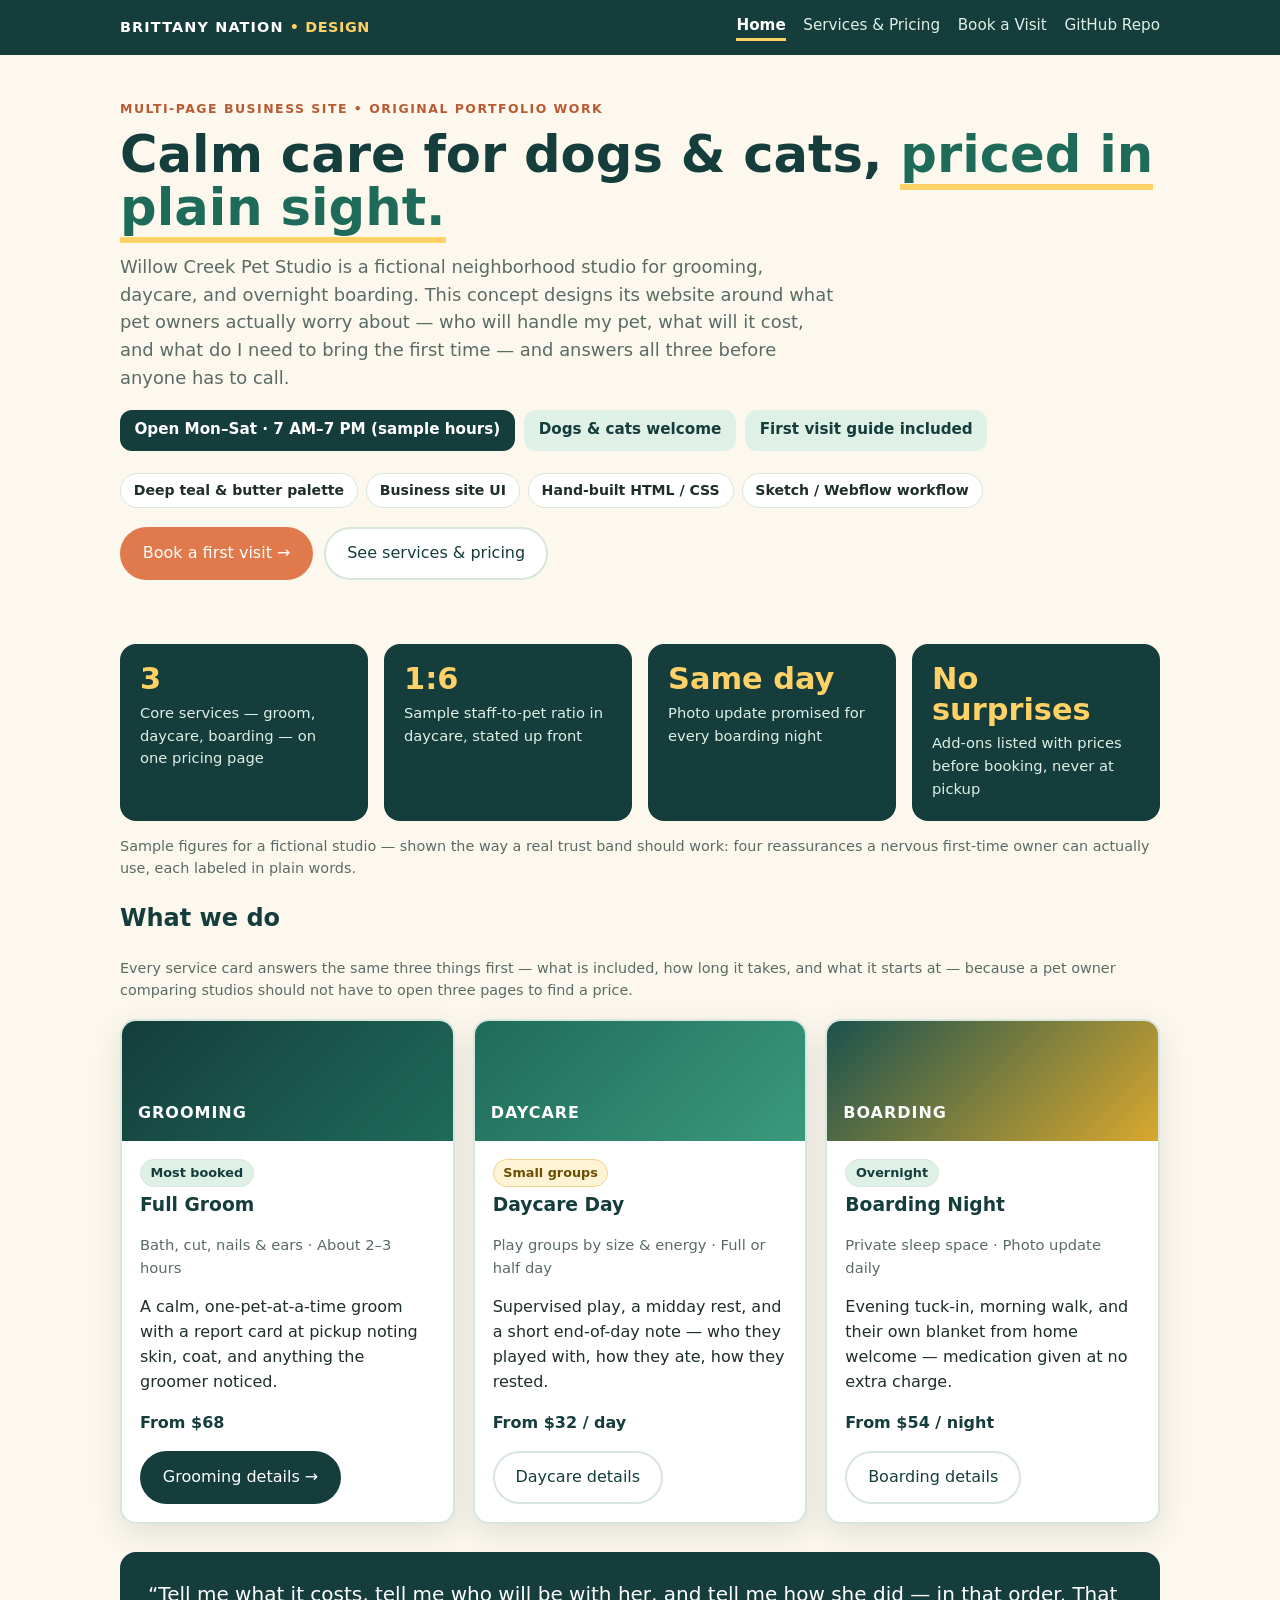
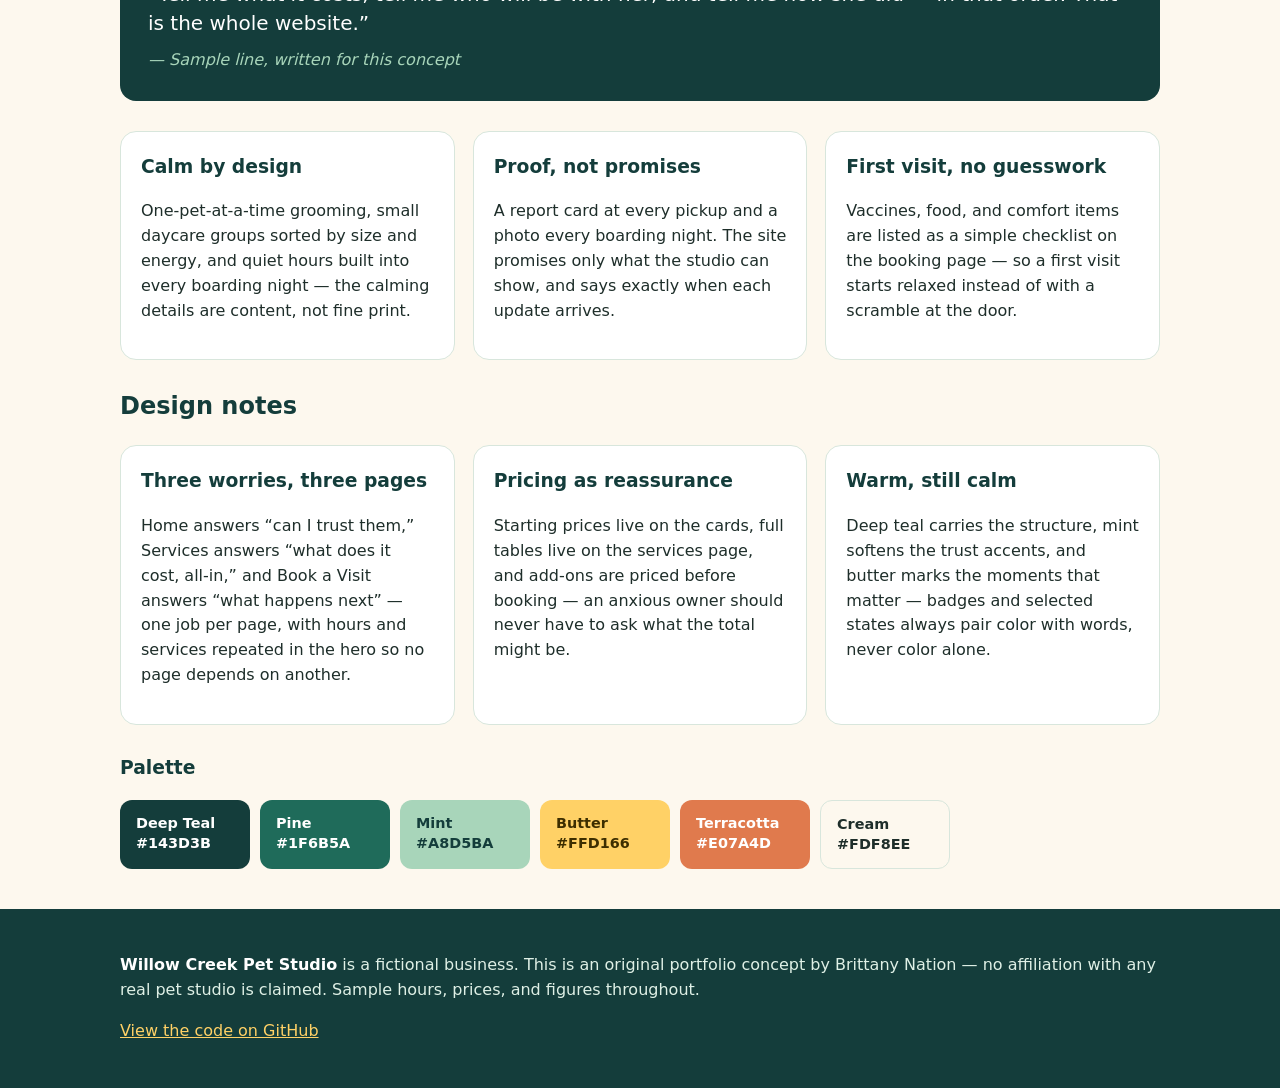
<file: index.html>
<!doctype html>
<html lang="en">
<head>
<meta charset="utf-8">
<meta name="viewport" content="width=device-width, initial-scale=1">
<title>Willow Creek Pet Studio — Multi-Page Business Site UI Concept | Brittany Nation</title>
<meta name="description" content="Willow Creek Pet Studio is an original multi-page business site UI concept for a fictional pet grooming, daycare & boarding studio — services with clear pricing, a first-visit checklist, and a calm booking flow, in deep teal, mint, and butter.">
<meta property="og:type" content="website">
<meta property="og:title" content="Willow Creek Pet Studio — Multi-Page Business Site UI Concept | Brittany Nation">
<meta property="og:description" content="An original business site concept — grooming, daycare & boarding with clear pricing and a calm first-visit flow, in deep teal, mint & butter. Designed by Brittany Nation (Sketch / Webflow workflow, hand-built HTML/CSS).">
<meta property="og:url" content="https://brittanynation.github.io/pet-studio-site/">
<meta property="og:image" content="https://brittanynation.github.io/pet-studio-site/og-image.png">
<meta property="og:image:width" content="1200">
<meta property="og:image:height" content="627">
<meta name="twitter:card" content="summary_large_image">
<meta name="twitter:title" content="Willow Creek Pet Studio — Multi-Page Business Site UI Concept | Brittany Nation">
<meta name="twitter:description" content="Multi-page business site UI concept for a fictional pet grooming, daycare & boarding studio. Deep teal, mint & butter. Original portfolio work by Brittany Nation.">
<meta name="twitter:image" content="https://brittanynation.github.io/pet-studio-site/og-image.png">
<link rel="stylesheet" href="styles.css">
</head>
<body>
<a class="skip" href="#main">Skip to content</a>
<header class="topbar"><div class="wrap"><div class="brand">BRITTANY NATION <span>• DESIGN</span></div><nav class="nav" aria-label="Project"><a href="index.html" aria-current="page">Home</a><a href="services.html">Services &amp; Pricing</a><a href="visit.html">Book a Visit</a><a href="https://github.com/BrittanyNation/pet-studio-site">GitHub Repo</a></nav></div></header>
<main id="main"><div class="wrap">
  <section class="hero">
    <p class="eyebrow">Multi-Page Business Site • Original Portfolio Work</p>
    <h1>Calm care for dogs &amp; cats, <em>priced in plain sight.</em></h1>
    <p class="lede">Willow Creek Pet Studio is a fictional neighborhood studio for grooming, daycare, and overnight boarding. This concept designs its website around what pet owners actually worry about — who will handle my pet, what will it cost, and what do I need to bring the first time — and answers all three before anyone has to call.</p>
    <div class="meta-row"><span>Open Mon–Sat · 7 AM–7 PM (sample hours)</span><span class="alt">Dogs &amp; cats welcome</span><span class="alt">First visit guide included</span></div>
    <div class="pills"><span class="pill">Deep teal &amp; butter palette</span><span class="pill">Business site UI</span><span class="pill">Hand-built HTML / CSS</span><span class="pill">Sketch / Webflow workflow</span></div>
    <div class="cta-row"><a class="btn btn-terra" href="visit.html">Book a first visit →</a><a class="btn btn-ghost" href="services.html">See services &amp; pricing</a></div>
  </section>

  <section aria-label="The studio at a glance">
    <div class="stats">
      <div class="stat"><strong>3</strong><span>Core services — groom, daycare, boarding — on one pricing page</span></div>
      <div class="stat"><strong>1:6</strong><span>Sample staff-to-pet ratio in daycare, stated up front</span></div>
      <div class="stat"><strong>Same day</strong><span>Photo update promised for every boarding night</span></div>
      <div class="stat"><strong>No surprises</strong><span>Add-ons listed with prices before booking, never at pickup</span></div>
    </div>
    <p class="hint">Sample figures for a fictional studio — shown the way a real trust band should work: four reassurances a nervous first-time owner can actually use, each labeled in plain words.</p>
  </section>

  <section aria-label="Services">
    <h2>What we do</h2>
    <p class="hint">Every service card answers the same three things first — what is included, how long it takes, and what it starts at — because a pet owner comparing studios should not have to open three pages to find a price.</p>
    <div class="grid3">
      <article class="card">
        <div class="card-visual v-groom">GROOMING</div>
        <div class="card-body"><span class="badge">Most booked</span><h3>Full Groom</h3><p class="meta">Bath, cut, nails &amp; ears · About 2–3 hours</p><p>A calm, one-pet-at-a-time groom with a report card at pickup noting skin, coat, and anything the groomer noticed.</p><p class="price">From $68</p><a class="btn btn-primary" href="services.html">Grooming details →</a></div>
      </article>
      <article class="card">
        <div class="card-visual v-daycare">DAYCARE</div>
        <div class="card-body"><span class="badge badge-butter">Small groups</span><h3>Daycare Day</h3><p class="meta">Play groups by size &amp; energy · Full or half day</p><p>Supervised play, a midday rest, and a short end-of-day note — who they played with, how they ate, how they rested.</p><p class="price">From $32 / day</p><a class="btn btn-ghost" href="services.html">Daycare details</a></div>
      </article>
      <article class="card">
        <div class="card-visual v-board">BOARDING</div>
        <div class="card-body"><span class="badge">Overnight</span><h3>Boarding Night</h3><p class="meta">Private sleep space · Photo update daily</p><p>Evening tuck-in, morning walk, and their own blanket from home welcome — medication given at no extra charge.</p><p class="price">From $54 / night</p><a class="btn btn-ghost" href="services.html">Boarding details</a></div>
      </article>
    </div>
  </section>

  <section aria-label="Why owners choose the studio">
    <div class="story"><p>“Tell me what it costs, tell me who will be with her, and tell me how she did — in that order. That is the whole website.”</p><cite>— Sample line, written for this concept</cite></div>
    <div class="notes">
      <div class="note"><h3>Calm by design</h3><p>One-pet-at-a-time grooming, small daycare groups sorted by size and energy, and quiet hours built into every boarding night — the calming details are content, not fine print.</p></div>
      <div class="note"><h3>Proof, not promises</h3><p>A report card at every pickup and a photo every boarding night. The site promises only what the studio can show, and says exactly when each update arrives.</p></div>
      <div class="note"><h3>First visit, no guesswork</h3><p>Vaccines, food, and comfort items are listed as a simple checklist on the booking page — so a first visit starts relaxed instead of with a scramble at the door.</p></div>
    </div>
  </section>

  <section aria-label="Design notes">
    <h2>Design notes</h2>
    <div class="notes">
      <div class="note"><h3>Three worries, three pages</h3><p>Home answers “can I trust them,” Services answers “what does it cost, all-in,” and Book a Visit answers “what happens next” — one job per page, with hours and services repeated in the hero so no page depends on another.</p></div>
      <div class="note"><h3>Pricing as reassurance</h3><p>Starting prices live on the cards, full tables live on the services page, and add-ons are priced before booking — an anxious owner should never have to ask what the total might be.</p></div>
      <div class="note"><h3>Warm, still calm</h3><p>Deep teal carries the structure, mint softens the trust accents, and butter marks the moments that matter — badges and selected states always pair color with words, never color alone.</p></div>
    </div>
    <h3 style="color:var(--teal)">Palette</h3>
    <div class="swatch">
      <span style="background:#143D3B;color:#fff">Deep Teal<br>#143D3B</span>
      <span style="background:#1F6B5A;color:#fff">Pine<br>#1F6B5A</span>
      <span style="background:#A8D5BA;color:#143D3B">Mint<br>#A8D5BA</span>
      <span style="background:#FFD166;color:#3D2E00">Butter<br>#FFD166</span>
      <span style="background:#E07A4D;color:#fff">Terracotta<br>#E07A4D</span>
      <span style="background:#FDF8EE;border:1px solid #D8E6DC;color:#1E2E2A">Cream<br>#FDF8EE</span>
    </div>
  </section>
</div></main>
<footer><div class="wrap"><p><strong>Willow Creek Pet Studio</strong> is a fictional business. This is an original portfolio concept by Brittany Nation — no affiliation with any real pet studio is claimed. Sample hours, prices, and figures throughout.</p><p><a href="https://github.com/BrittanyNation/pet-studio-site">View the code on GitHub</a></p></div></footer>
<script src="book.js"></script>
</body>
</html>
</file>
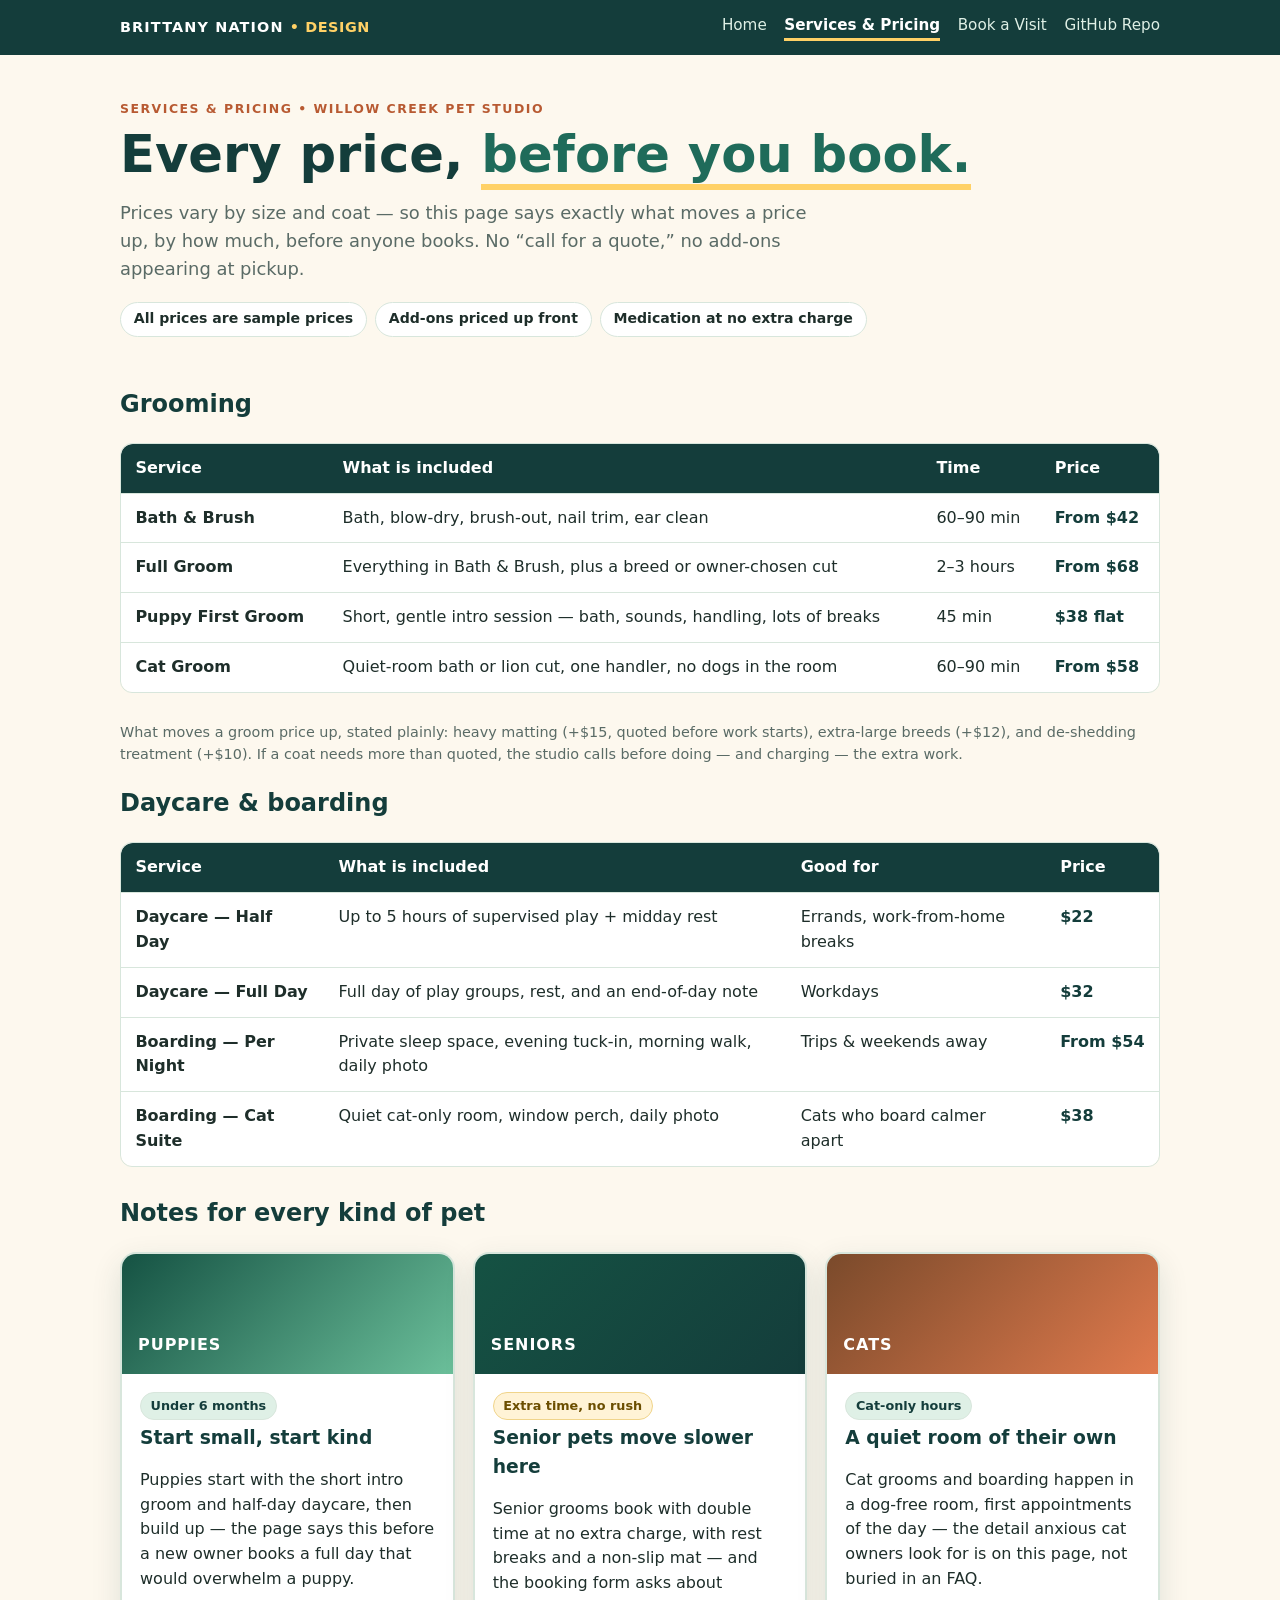
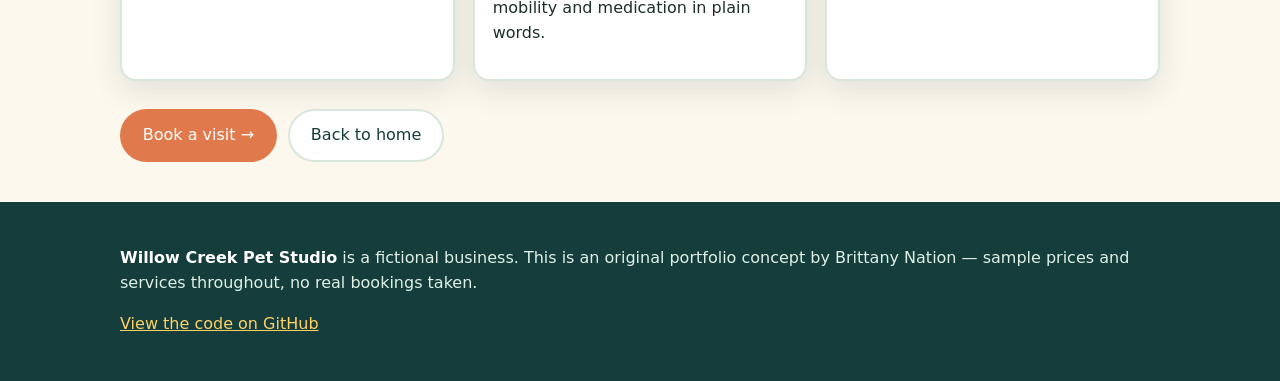
<file: services.html>
<!doctype html>
<html lang="en">
<head>
<meta charset="utf-8">
<meta name="viewport" content="width=device-width, initial-scale=1">
<title>Services &amp; Pricing — Willow Creek Pet Studio | Brittany Nation</title>
<meta name="description" content="Services and pricing UI for Willow Creek Pet Studio, a fictional pet grooming, daycare and boarding studio: full price tables, add-ons priced up front, and notes for puppies, seniors, and cats.">
<meta property="og:type" content="website">
<meta property="og:title" content="Services &amp; Pricing — Willow Creek Pet Studio | Brittany Nation">
<meta property="og:description" content="Grooming, daycare & boarding price tables with add-ons priced before booking. Deep teal, mint & butter. Original portfolio work by Brittany Nation.">
<meta property="og:url" content="https://brittanynation.github.io/pet-studio-site/services.html">
<meta property="og:image" content="https://brittanynation.github.io/pet-studio-site/og-image.png">
<meta property="og:image:width" content="1200">
<meta property="og:image:height" content="627">
<meta name="twitter:card" content="summary_large_image">
<meta name="twitter:title" content="Services &amp; Pricing — Willow Creek Pet Studio | Brittany Nation">
<meta name="twitter:description" content="Pet studio services & pricing UI concept. Original portfolio work by Brittany Nation.">
<meta name="twitter:image" content="https://brittanynation.github.io/pet-studio-site/og-image.png">
<link rel="stylesheet" href="styles.css">
</head>
<body>
<a class="skip" href="#main">Skip to content</a>
<header class="topbar"><div class="wrap"><div class="brand">BRITTANY NATION <span>• DESIGN</span></div><nav class="nav" aria-label="Project"><a href="index.html">Home</a><a href="services.html" aria-current="page">Services &amp; Pricing</a><a href="visit.html">Book a Visit</a><a href="https://github.com/BrittanyNation/pet-studio-site">GitHub Repo</a></nav></div></header>
<main id="main"><div class="wrap">
  <section class="hero">
    <p class="eyebrow">Services &amp; Pricing • Willow Creek Pet Studio</p>
    <h1>Every price, <em>before you book.</em></h1>
    <p class="lede">Prices vary by size and coat — so this page says exactly what moves a price up, by how much, before anyone books. No “call for a quote,” no add-ons appearing at pickup.</p>
    <div class="pills"><span class="pill">All prices are sample prices</span><span class="pill">Add-ons priced up front</span><span class="pill">Medication at no extra charge</span></div>
  </section>

  <section aria-label="Grooming pricing">
    <h2>Grooming</h2>
    <div class="table-wrap"><table>
      <thead><tr><th scope="col">Service</th><th scope="col">What is included</th><th scope="col">Time</th><th scope="col">Price</th></tr></thead>
      <tbody>
        <tr><td><strong>Bath &amp; Brush</strong></td><td>Bath, blow-dry, brush-out, nail trim, ear clean</td><td>60–90 min</td><td class="price">From $42</td></tr>
        <tr><td><strong>Full Groom</strong></td><td>Everything in Bath &amp; Brush, plus a breed or owner-chosen cut</td><td>2–3 hours</td><td class="price">From $68</td></tr>
        <tr><td><strong>Puppy First Groom</strong></td><td>Short, gentle intro session — bath, sounds, handling, lots of breaks</td><td>45 min</td><td class="price">$38 flat</td></tr>
        <tr><td><strong>Cat Groom</strong></td><td>Quiet-room bath or lion cut, one handler, no dogs in the room</td><td>60–90 min</td><td class="price">From $58</td></tr>
      </tbody>
    </table></div>
    <p class="hint">What moves a groom price up, stated plainly: heavy matting (+$15, quoted before work starts), extra-large breeds (+$12), and de-shedding treatment (+$10). If a coat needs more than quoted, the studio calls before doing — and charging — the extra work.</p>
  </section>

  <section aria-label="Daycare and boarding pricing">
    <h2>Daycare &amp; boarding</h2>
    <div class="table-wrap"><table>
      <thead><tr><th scope="col">Service</th><th scope="col">What is included</th><th scope="col">Good for</th><th scope="col">Price</th></tr></thead>
      <tbody>
        <tr><td><strong>Daycare — Half Day</strong></td><td>Up to 5 hours of supervised play + midday rest</td><td>Errands, work-from-home breaks</td><td class="price">$22</td></tr>
        <tr><td><strong>Daycare — Full Day</strong></td><td>Full day of play groups, rest, and an end-of-day note</td><td>Workdays</td><td class="price">$32</td></tr>
        <tr><td><strong>Boarding — Per Night</strong></td><td>Private sleep space, evening tuck-in, morning walk, daily photo</td><td>Trips &amp; weekends away</td><td class="price">From $54</td></tr>
        <tr><td><strong>Boarding — Cat Suite</strong></td><td>Quiet cat-only room, window perch, daily photo</td><td>Cats who board calmer apart</td><td class="price">$38</td></tr>
      </tbody>
    </table></div>
  </section>

  <section aria-label="Special care">
    <h2>Notes for every kind of pet</h2>
    <div class="grid3">
      <article class="card"><div class="card-visual v-puppy">PUPPIES</div><div class="card-body"><span class="badge">Under 6 months</span><h3>Start small, start kind</h3><p>Puppies start with the short intro groom and half-day daycare, then build up — the page says this before a new owner books a full day that would overwhelm a puppy.</p></div></article>
      <article class="card"><div class="card-visual v-bath">SENIORS</div><div class="card-body"><span class="badge badge-butter">Extra time, no rush</span><h3>Senior pets move slower here</h3><p>Senior grooms book with double time at no extra charge, with rest breaks and a non-slip mat — and the booking form asks about mobility and medication in plain words.</p></div></article>
      <article class="card"><div class="card-visual v-cat">CATS</div><div class="card-body"><span class="badge">Cat-only hours</span><h3>A quiet room of their own</h3><p>Cat grooms and boarding happen in a dog-free room, first appointments of the day — the detail anxious cat owners look for is on this page, not buried in an FAQ.</p></div></article>
    </div>
    <div class="cta-row"><a class="btn btn-terra" href="visit.html">Book a visit →</a><a class="btn btn-ghost" href="index.html">Back to home</a></div>
  </section>
</div></main>
<footer><div class="wrap"><p><strong>Willow Creek Pet Studio</strong> is a fictional business. This is an original portfolio concept by Brittany Nation — sample prices and services throughout, no real bookings taken.</p><p><a href="https://github.com/BrittanyNation/pet-studio-site">View the code on GitHub</a></p></div></footer>
<script src="book.js"></script>
</body>
</html>
</file>
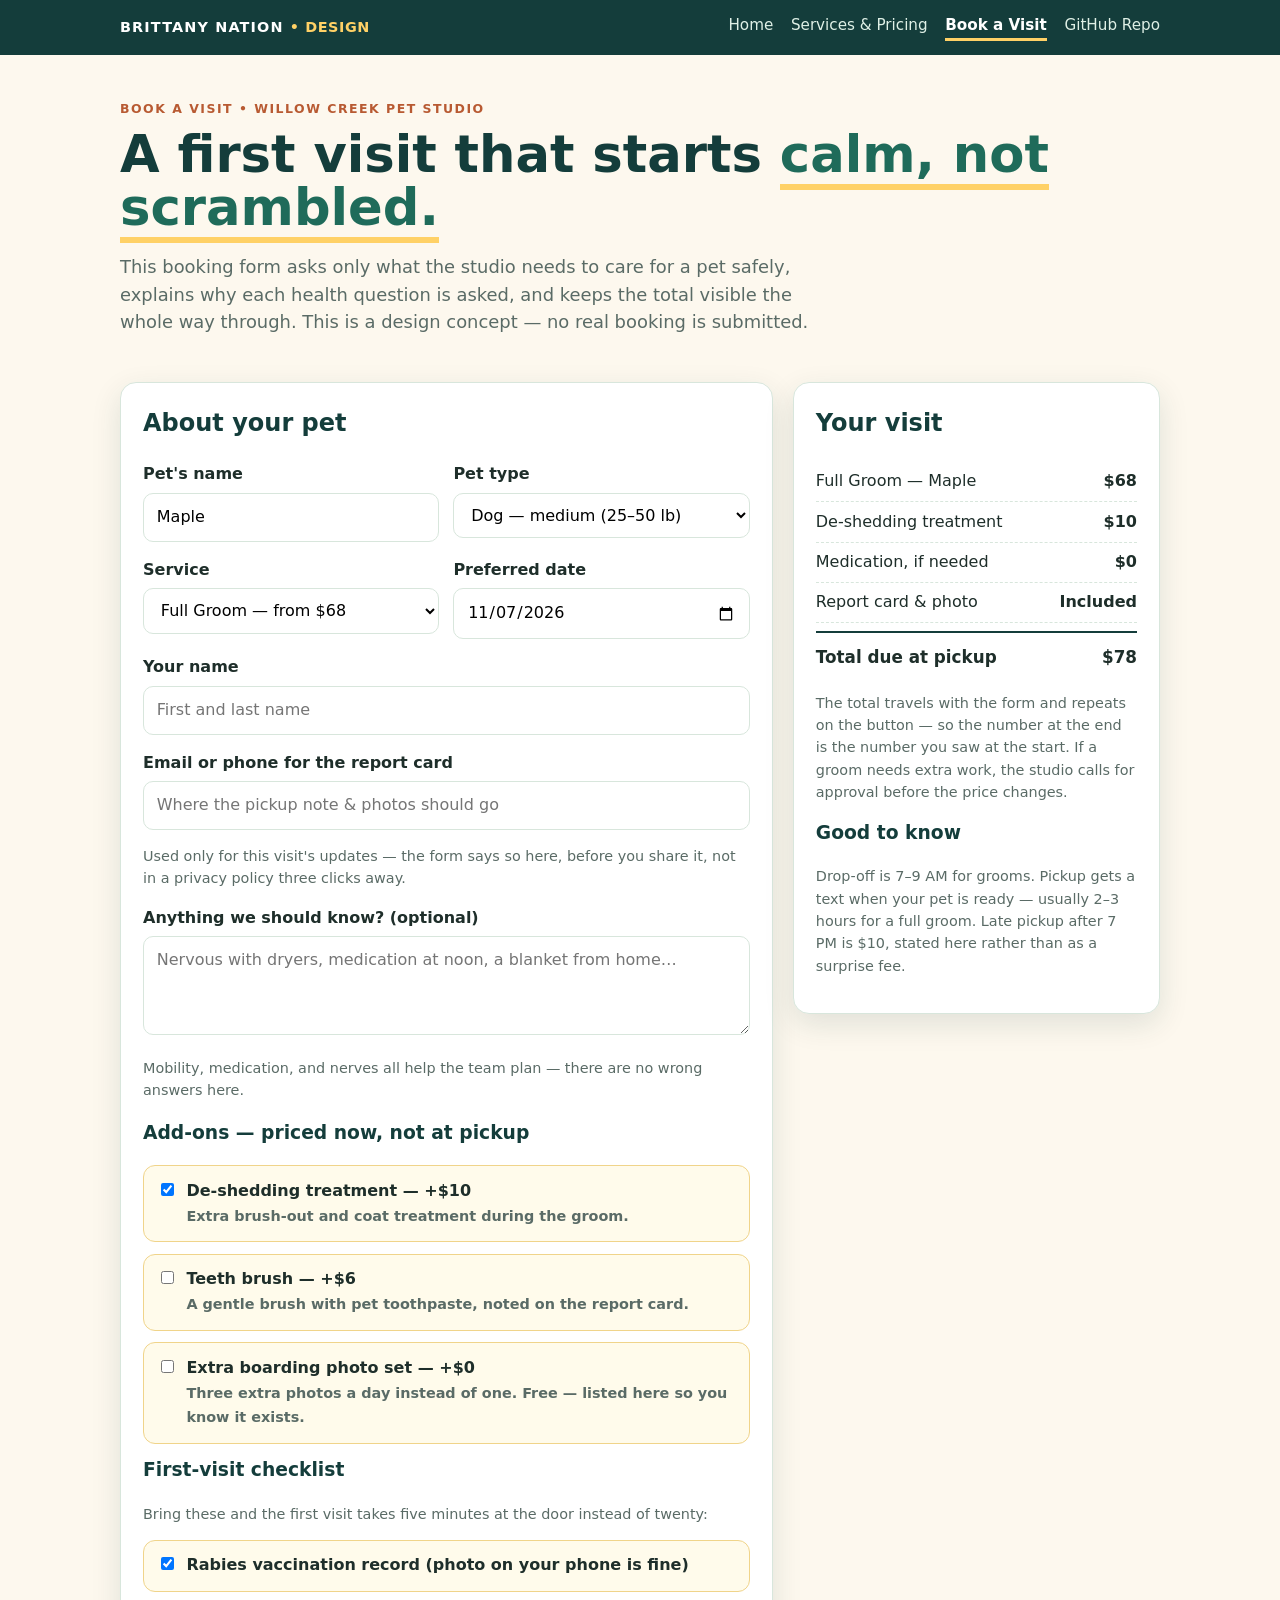
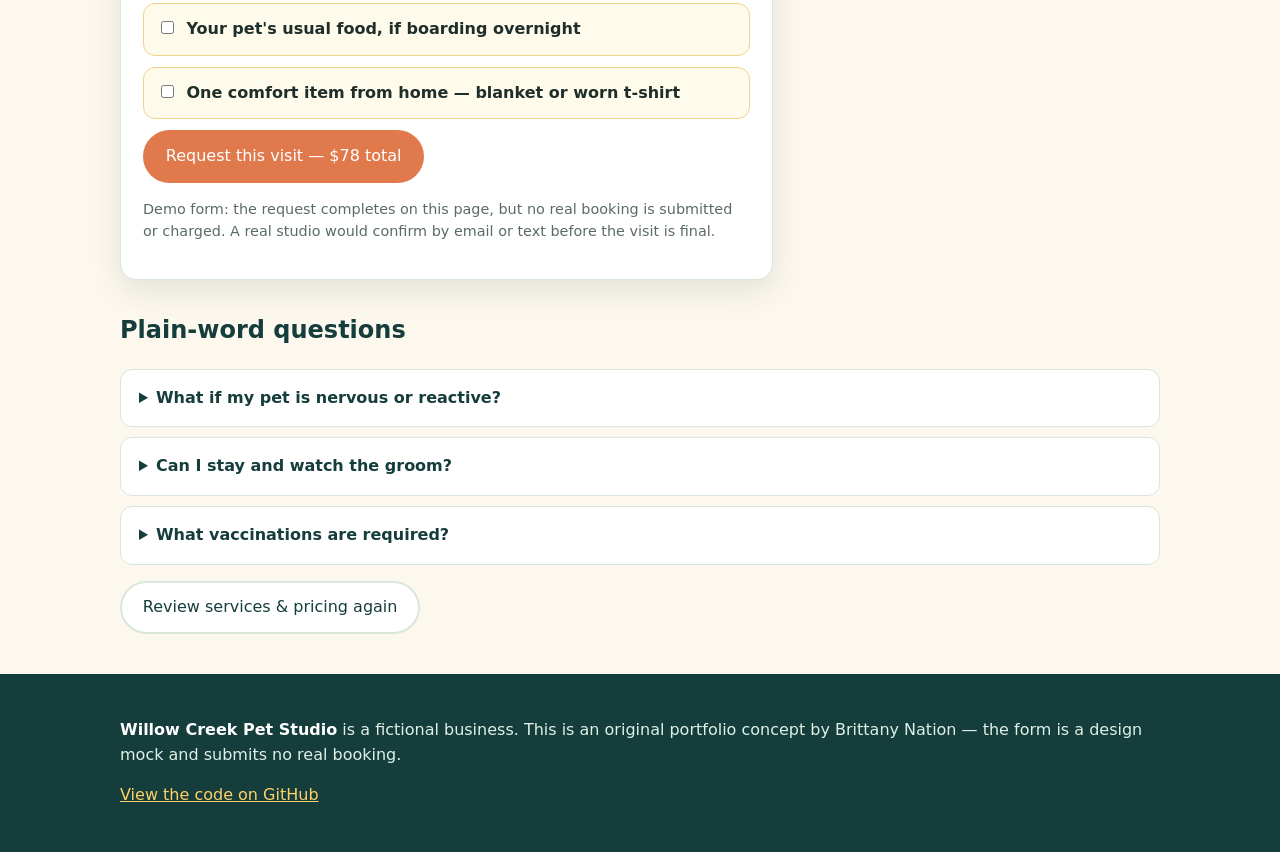
<file: visit.html>
<!doctype html>
<html lang="en">
<head>
<meta charset="utf-8">
<meta name="viewport" content="width=device-width, initial-scale=1">
<title>Book a Visit — Willow Creek Pet Studio | Brittany Nation</title>
<meta name="description" content="Booking flow UI for Willow Creek Pet Studio, a fictional pet studio: a calm first-visit form, a what-to-bring checklist, and a travelling order summary so the total is clear before submitting.">
<meta property="og:type" content="website">
<meta property="og:title" content="Book a Visit — Willow Creek Pet Studio | Brittany Nation">
<meta property="og:description" content="A calm booking form with a first-visit checklist and a travelling summary. Deep teal, mint & butter. Original portfolio work by Brittany Nation.">
<meta property="og:url" content="https://brittanynation.github.io/pet-studio-site/visit.html">
<meta property="og:image" content="https://brittanynation.github.io/pet-studio-site/og-image.png">
<meta property="og:image:width" content="1200">
<meta property="og:image:height" content="627">
<meta name="twitter:card" content="summary_large_image">
<meta name="twitter:title" content="Book a Visit — Willow Creek Pet Studio | Brittany Nation">
<meta name="twitter:description" content="Pet studio booking flow UI concept. Original portfolio work by Brittany Nation.">
<meta name="twitter:image" content="https://brittanynation.github.io/pet-studio-site/og-image.png">
<link rel="stylesheet" href="styles.css">
</head>
<body>
<a class="skip" href="#main">Skip to content</a>
<header class="topbar"><div class="wrap"><div class="brand">BRITTANY NATION <span>• DESIGN</span></div><nav class="nav" aria-label="Project"><a href="index.html">Home</a><a href="services.html">Services &amp; Pricing</a><a href="visit.html" aria-current="page">Book a Visit</a><a href="https://github.com/BrittanyNation/pet-studio-site">GitHub Repo</a></nav></div></header>
<main id="main"><div class="wrap">
  <section class="hero">
    <p class="eyebrow">Book a Visit • Willow Creek Pet Studio</p>
    <h1>A first visit that starts <em>calm, not scrambled.</em></h1>
    <p class="lede">This booking form asks only what the studio needs to care for a pet safely, explains why each health question is asked, and keeps the total visible the whole way through. This is a design concept — no real booking is submitted.</p>
  </section>

  <div class="layout" id="visit-layout">
    <section class="panel" aria-label="Booking form">
      <h2>About your pet</h2>
      <form id="visit-form" novalidate>
        <div class="row2">
          <div class="field"><label for="pet-name">Pet's name</label><input id="pet-name" name="pet-name" type="text" value="Maple" autocomplete="off"><p class="error" id="err-pet">Please tell us your pet’s name.</p></div>
          <div class="field"><label for="pet-type">Pet type</label><select id="pet-type" name="pet-type"><option selected>Dog — medium (25–50 lb)</option><option>Dog — small (under 25 lb)</option><option>Dog — large (over 50 lb)</option><option>Cat</option></select></div>
        </div>
        <div class="row2">
          <div class="field"><label for="service">Service</label><select id="service" name="service"><option value="groom" selected>Full Groom — from $68</option><option value="bath">Bath &amp; Brush — from $42</option><option value="daycare">Daycare — Full Day — $32</option><option value="boarding">Boarding — per night — from $54</option></select></div>
          <div class="field"><label for="date">Preferred date</label><input id="date" name="date" type="date" value="2026-11-07"><p class="error" id="err-date">Please pick a date in the future.</p></div>
        </div>
        <div class="field"><label for="owner">Your name</label><input id="owner" name="owner" type="text" placeholder="First and last name" autocomplete="name"><p class="error" id="err-owner">Please enter your name.</p></div>
        <div class="field"><label for="contact">Email or phone for the report card</label><input id="contact" name="contact" type="text" placeholder="Where the pickup note &amp; photos should go"><p class="error" id="err-contact">Please enter an email address or phone number.</p><p class="hint">Used only for this visit's updates — the form says so here, before you share it, not in a privacy policy three clicks away.</p></div>
        <div class="field"><label for="notes">Anything we should know? (optional)</label><textarea id="notes" name="notes" rows="3" placeholder="Nervous with dryers, medication at noon, a blanket from home…"></textarea><p class="hint">Mobility, medication, and nerves all help the team plan — there are no wrong answers here.</p></div>

        <h3>Add-ons — priced now, not at pickup</h3>
        <div class="check"><input type="checkbox" id="addon1" checked><label for="addon1"><strong>De-shedding treatment — +$10</strong><br><span class="hint">Extra brush-out and coat treatment during the groom.</span></label></div>
        <div class="check"><input type="checkbox" id="addon2"><label for="addon2"><strong>Teeth brush — +$6</strong><br><span class="hint">A gentle brush with pet toothpaste, noted on the report card.</span></label></div>
        <div class="check"><input type="checkbox" id="addon3"><label for="addon3"><strong>Extra boarding photo set — +$0</strong><br><span class="hint">Three extra photos a day instead of one. Free — listed here so you know it exists.</span></label></div>

        <h3>First-visit checklist</h3>
        <p class="hint">Bring these and the first visit takes five minutes at the door instead of twenty:</p>
        <div class="check"><input type="checkbox" id="c1" checked><label for="c1">Rabies vaccination record (photo on your phone is fine)</label></div>
        <div class="check"><input type="checkbox" id="c2"><label for="c2">Your pet's usual food, if boarding overnight</label></div>
        <div class="check"><input type="checkbox" id="c3"><label for="c3">One comfort item from home — blanket or worn t-shirt</label></div>

        <button class="btn btn-terra" type="submit" id="book-btn">Request this visit — $78 total</button>
        <p class="hint">Demo form: the request completes on this page, but no real booking is submitted or charged. A real studio would confirm by email or text before the visit is final.</p>
      </form>
    </section>

    <aside class="panel summary" aria-label="Visit summary">
      <h2>Your visit</h2>
      <div id="visit-lines"></div>
      <div class="summary-row total"><span>Total due at pickup</span><strong id="visit-total">$78</strong></div>
      <p class="hint">The total travels with the form and repeats on the button — so the number at the end is the number you saw at the start. If a groom needs extra work, the studio calls for approval before the price changes.</p>
      <h3>Good to know</h3>
      <p class="hint">Drop-off is 7–9 AM for grooms. Pickup gets a text when your pet is ready — usually 2–3 hours for a full groom. Late pickup after 7 PM is $10, stated here rather than as a surprise fee.</p>
    </aside>
  </div>

  <section id="visit-confirmation" class="confirmation" aria-label="Booking request confirmation" hidden>
    <h2 style="margin-top:0">Visit requested — we’ll take it from here.</h2>
    <p>Request reference: <strong id="conf-ref"></strong></p>
    <p id="conf-detail"></p>
    <p>The studio would confirm by email or text to <strong id="conf-contact"></strong> before the visit is final — drop-off is 7–9 AM for grooms.</p>
    <p class="hint">This is a portfolio demo — no real booking was submitted and nothing was charged.</p>
    <p><a class="btn btn-terra" href="visit.html">Book another visit →</a></p>
  </section>

  <section aria-label="Questions">
    <h2>Plain-word questions</h2>
    <details><summary>What if my pet is nervous or reactive?</summary><p>Say so in the notes — it changes the plan, not the welcome. Nervous pets get quieter slots, one handler, and breaks, and the team will say honestly if a different setting would suit them better.</p></details>
    <details><summary>Can I stay and watch the groom?</summary><p>There is a viewing window for baths, and most pets settle faster when their owner steps out for the cut itself — the report card and photos cover the parts you miss.</p></details>
    <details><summary>What vaccinations are required?</summary><p>Rabies for all pets, plus distemper and Bordetella for dogs. A clear photo of the record is accepted — the checklist above repeats this so it is never a door-time surprise.</p></details>
    <div class="cta-row"><a class="btn btn-ghost" href="services.html">Review services &amp; pricing again</a></div>
  </section>
</div></main>
<footer><div class="wrap"><p><strong>Willow Creek Pet Studio</strong> is a fictional business. This is an original portfolio concept by Brittany Nation — the form is a design mock and submits no real booking.</p><p><a href="https://github.com/BrittanyNation/pet-studio-site">View the code on GitHub</a></p></div></footer>
<script src="book.js"></script>
</body>
</html>
</file>
<file: styles.css>
:root{
  --teal:#143D3B; --teal2:#1B524E; --pine:#1F6B5A; --pine-dark:#155243;
  --mint:#A8D5BA; --mint-light:#DFF0E6; --butter:#FFD166; --butter-dark:#D9A82E;
  --terra:#E07A4D; --terra-dark:#B85A32; --cream:#FDF8EE; --white:#fff; --ink:#1E2E2A; --muted:#5A6B66;
  --line:#D8E6DC; --radius:16px; --shadow:0 10px 30px rgba(20,61,59,.12);
}
*{box-sizing:border-box}
body{margin:0;font-family:system-ui,-apple-system,Segoe UI,Roboto,Helvetica,Arial,sans-serif;background:var(--cream);color:var(--ink);line-height:1.55}
a{color:var(--teal2)}
.skip{position:absolute;left:-999px;top:0;background:var(--teal);color:#fff;padding:.6rem 1rem;z-index:10}
.skip:focus{left:1rem;top:1rem}
.wrap{max-width:1080px;margin:0 auto;padding:0 20px}
.topbar{background:var(--teal);color:#fff}
.topbar .wrap{display:flex;justify-content:space-between;align-items:center;padding:14px 20px;gap:1rem;flex-wrap:wrap}
.brand{font-weight:800;letter-spacing:.08em;font-size:.9rem}
.brand span{color:var(--butter);font-weight:600;letter-spacing:.04em}
.nav{display:flex;gap:1.1rem;flex-wrap:wrap}
.nav a{color:#DFF0E6;text-decoration:none;font-size:.95rem}
.nav a[aria-current]{color:#fff;font-weight:700;border-bottom:3px solid var(--butter)}
.hero{padding:44px 0 10px}
.eyebrow{color:var(--terra-dark);font-weight:800;letter-spacing:.12em;text-transform:uppercase;font-size:.78rem;margin:0 0 .6rem}
h1{font-size:clamp(2rem,5vw,3.2rem);line-height:1.05;margin:.2rem 0 1rem;color:var(--teal)}
h1 em{color:var(--pine);font-style:normal;border-bottom:6px solid var(--butter)}
h2{color:var(--teal)}
.lede{font-size:1.12rem;color:var(--muted);max-width:720px}
.pills{display:flex;gap:.5rem;flex-wrap:wrap;margin:1.2rem 0}
.pill{background:#fff;border:1px solid var(--line);border-radius:999px;padding:.35rem .8rem;font-size:.88rem;font-weight:600}
.btn{display:inline-block;text-decoration:none;border-radius:999px;padding:.75rem 1.3rem;font-weight:800;border:2px solid transparent;cursor:pointer;font:inherit;font-size:1rem}
.btn-primary{background:var(--teal);color:#fff}
.btn-primary:hover{background:var(--teal2)}
.btn-terra{background:var(--terra);color:#fff}
.btn-terra:hover{background:var(--terra-dark)}
.btn-ghost{background:#fff;color:var(--teal);border-color:var(--line)}
.cta-row{display:flex;gap:.7rem;flex-wrap:wrap;margin:1rem 0 2rem}
.meta-row{display:flex;gap:.6rem;flex-wrap:wrap;margin:0 0 1.4rem}
.meta-row span{background:var(--teal);color:#fff;border-radius:12px;padding:.55rem .9rem;font-weight:700;font-size:.95rem}
.meta-row span.alt{background:var(--mint-light);color:var(--teal)}
.stats{display:grid;grid-template-columns:repeat(4,1fr);gap:16px;margin:22px 0 8px}
@media(max-width:860px){.stats{grid-template-columns:repeat(2,1fr)}}
@media(max-width:480px){.stats{grid-template-columns:1fr}}
.stat{background:var(--teal);color:#fff;border-radius:var(--radius);padding:20px}
.stat strong{display:block;font-size:1.9rem;line-height:1;color:var(--butter)}
.stat span{display:block;margin-top:.45rem;font-size:.92rem;color:#DFF0E6}
.grid3{display:grid;grid-template-columns:repeat(3,1fr);gap:18px;margin:18px 0 28px}
@media(max-width:860px){.grid3{grid-template-columns:1fr}}
.card{background:#fff;border:2px solid var(--line);border-radius:var(--radius);overflow:hidden;box-shadow:var(--shadow)}
.card-visual{height:120px;display:flex;align-items:flex-end;padding:16px;color:#fff;font-weight:800;letter-spacing:.06em}
.v-groom{background:linear-gradient(135deg,var(--teal),var(--pine))}
.v-daycare{background:linear-gradient(135deg,var(--pine),#3A9A7C)}
.v-board{background:linear-gradient(135deg,var(--teal2),var(--butter-dark))}
.v-bath{background:linear-gradient(135deg,#155243,var(--teal))}
.v-puppy{background:linear-gradient(135deg,var(--pine-dark),#6BBF9A)}
.v-cat{background:linear-gradient(135deg,#7A4A2B,var(--terra))}
.card-body{padding:18px}
.card-body h3{margin:.2rem 0 .4rem;color:var(--teal)}
.meta{color:var(--muted);font-size:.92rem}
.badge{display:inline-block;background:var(--mint-light);color:var(--teal);border:1px solid var(--line);border-radius:999px;padding:.18rem .6rem;font-size:.8rem;font-weight:800}
.badge-butter{background:#FFF3D6;color:#6B4E00;border-color:#F0D48A}
.badge-terra{background:var(--terra);color:#fff;border-color:var(--terra)}
.layout{display:grid;grid-template-columns:1.6fr .9fr;gap:20px;align-items:start;margin:18px 0 32px}
@media(max-width:860px){.layout{grid-template-columns:1fr}}
.panel{background:#fff;border:1px solid var(--line);border-radius:var(--radius);padding:22px;box-shadow:var(--shadow)}
.panel h2,.panel h3{color:var(--teal);margin-top:0}
.panel.selected{border:3px solid var(--butter-dark)}
.field{margin:0 0 16px}
label{font-weight:700;display:block;margin-bottom:.35rem}
input,select,textarea{width:100%;padding:.7rem .8rem;border:1.5px solid var(--line);border-radius:10px;font:inherit;background:#fff}
input:focus,select:focus,textarea:focus{outline:3px solid rgba(255,209,102,.55);border-color:var(--pine)}
.hint{color:var(--muted);font-size:.9rem}
.row2{display:grid;grid-template-columns:1fr 1fr;gap:14px}
@media(max-width:560px){.row2{grid-template-columns:1fr}}
.check{display:flex;gap:.6rem;align-items:flex-start;background:#FFFBEB;border:1px solid #F0D48A;border-radius:12px;padding:.8rem;margin:0 0 .7rem}
.check input{width:auto;margin-top:.25rem}
.check label{font-weight:600;margin:0}
.notes{display:grid;grid-template-columns:repeat(3,1fr);gap:18px;margin:18px 0 28px}
@media(max-width:860px){.notes{grid-template-columns:1fr}}
.note{background:#fff;border:1px solid var(--line);border-radius:var(--radius);padding:20px}
.note h3{color:var(--teal);margin-top:0}
.story{background:var(--teal);color:#fff;border-radius:var(--radius);padding:28px;margin:10px 0 30px}
.story p{font-size:1.25rem;line-height:1.45;margin:0 0 .6rem}
.story cite{color:var(--mint)}
table{width:100%;border-collapse:collapse;background:#fff;border-radius:12px;overflow:hidden}
th,td{padding:.75rem .9rem;text-align:left;border-bottom:1px solid var(--line);vertical-align:top}
th{background:var(--teal);color:#fff}
tr:last-child td{border-bottom:none}
.table-wrap{overflow-x:auto;border:1px solid var(--line);border-radius:12px;margin:16px 0 28px}
.price{font-weight:800;color:var(--teal);white-space:nowrap}
.summary{position:sticky;top:16px}
.summary-row{display:flex;justify-content:space-between;gap:1rem;padding:.45rem 0;border-bottom:1px dashed var(--line)}
.summary-row.total{border-bottom:none;border-top:2px solid var(--teal);margin-top:.5rem;padding-top:.7rem;font-weight:800;font-size:1.05rem}
.swatch{display:flex;flex-wrap:wrap;gap:10px;margin:12px 0 28px}
.swatch span{border-radius:12px;padding:14px 16px;font-weight:700;font-size:.9rem;line-height:1.35;min-width:130px}
details{background:#fff;border:1px solid var(--line);border-radius:12px;padding:16px 18px;margin:0 0 10px}
details summary{font-weight:800;color:var(--teal);cursor:pointer}
footer{background:var(--teal);color:#DFF0E6;margin-top:40px;padding:28px 0}
footer a{color:var(--butter)}
footer strong{color:#fff}

/* --- Working-booking additions (palette colors only) --- */
.error{display:none;color:var(--terra);font-size:.9rem;margin:.3rem 0 0}
.error.show{display:block}
input.invalid{border-color:var(--terra);outline:2px solid var(--terra)}
.confirmation{background:var(--white);border:2px solid var(--pine);border-radius:14px;padding:1.75rem;margin:1.5rem 0}
</file>
